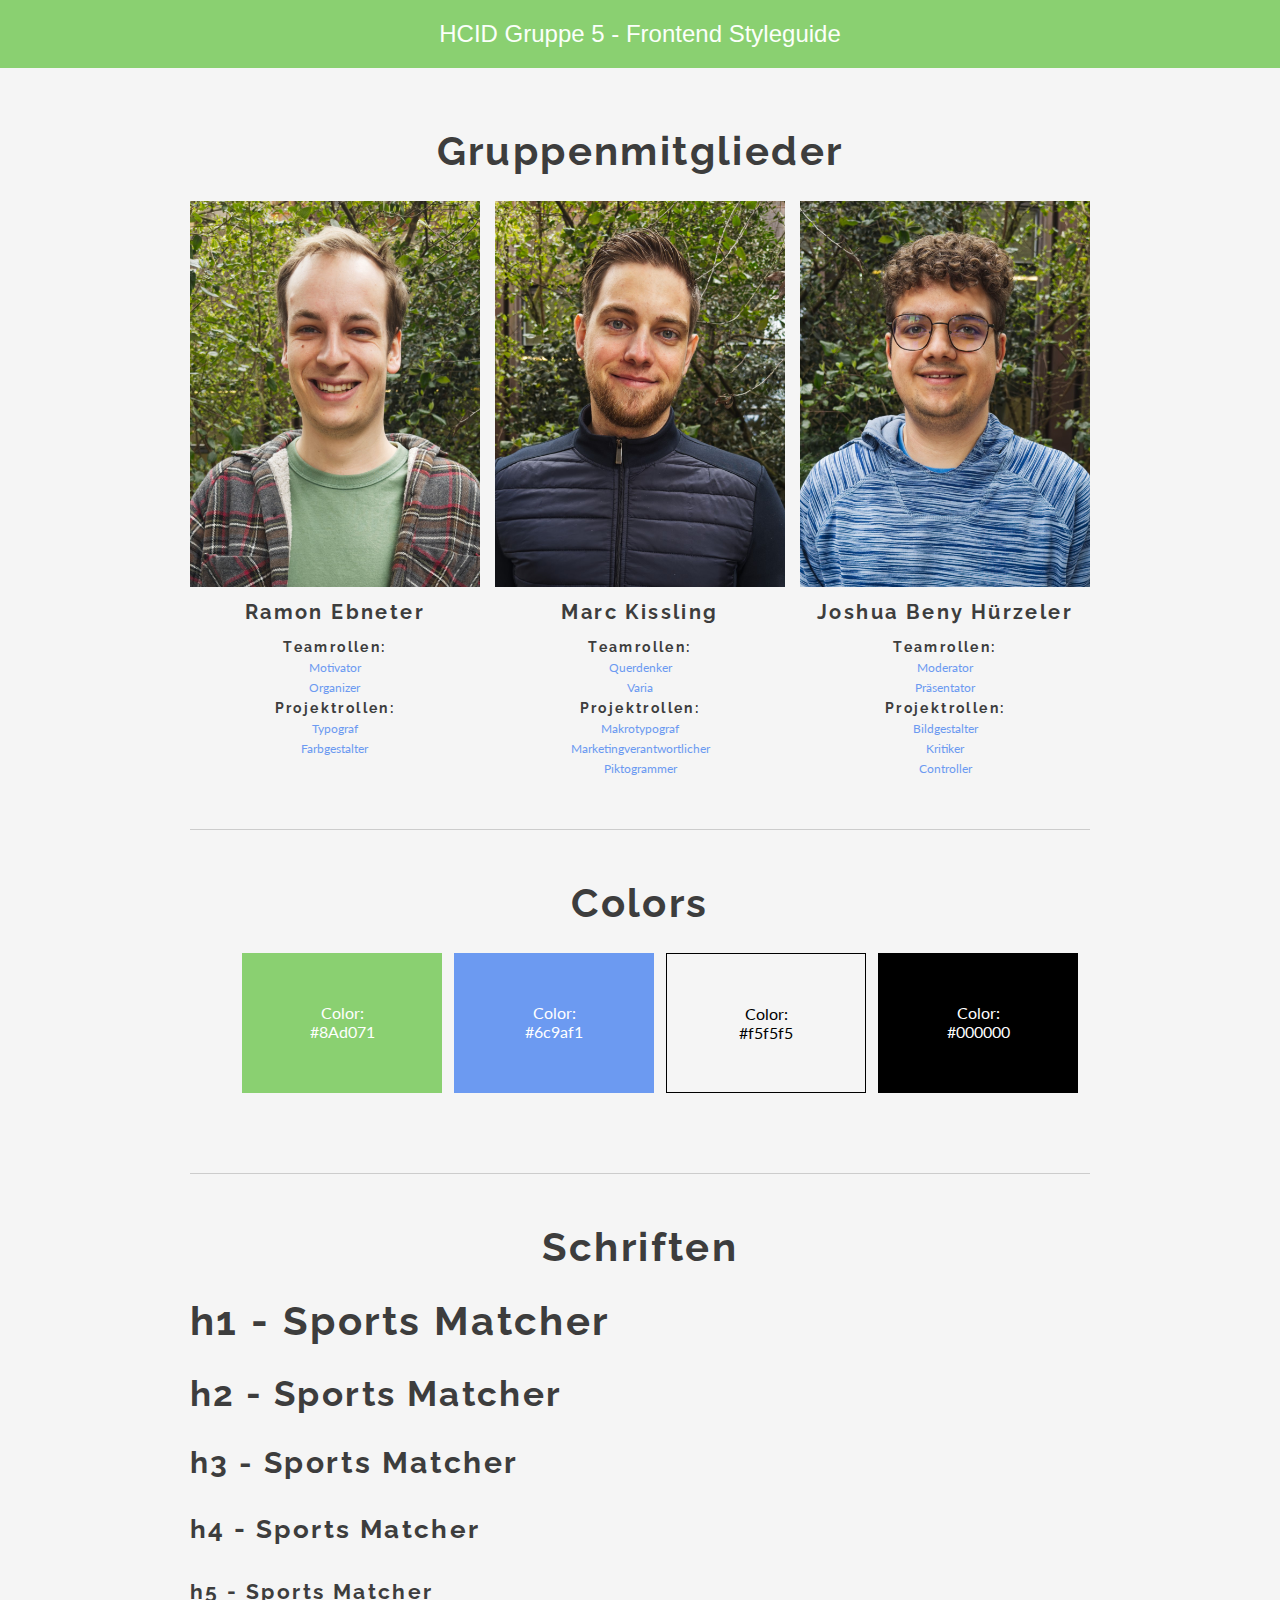
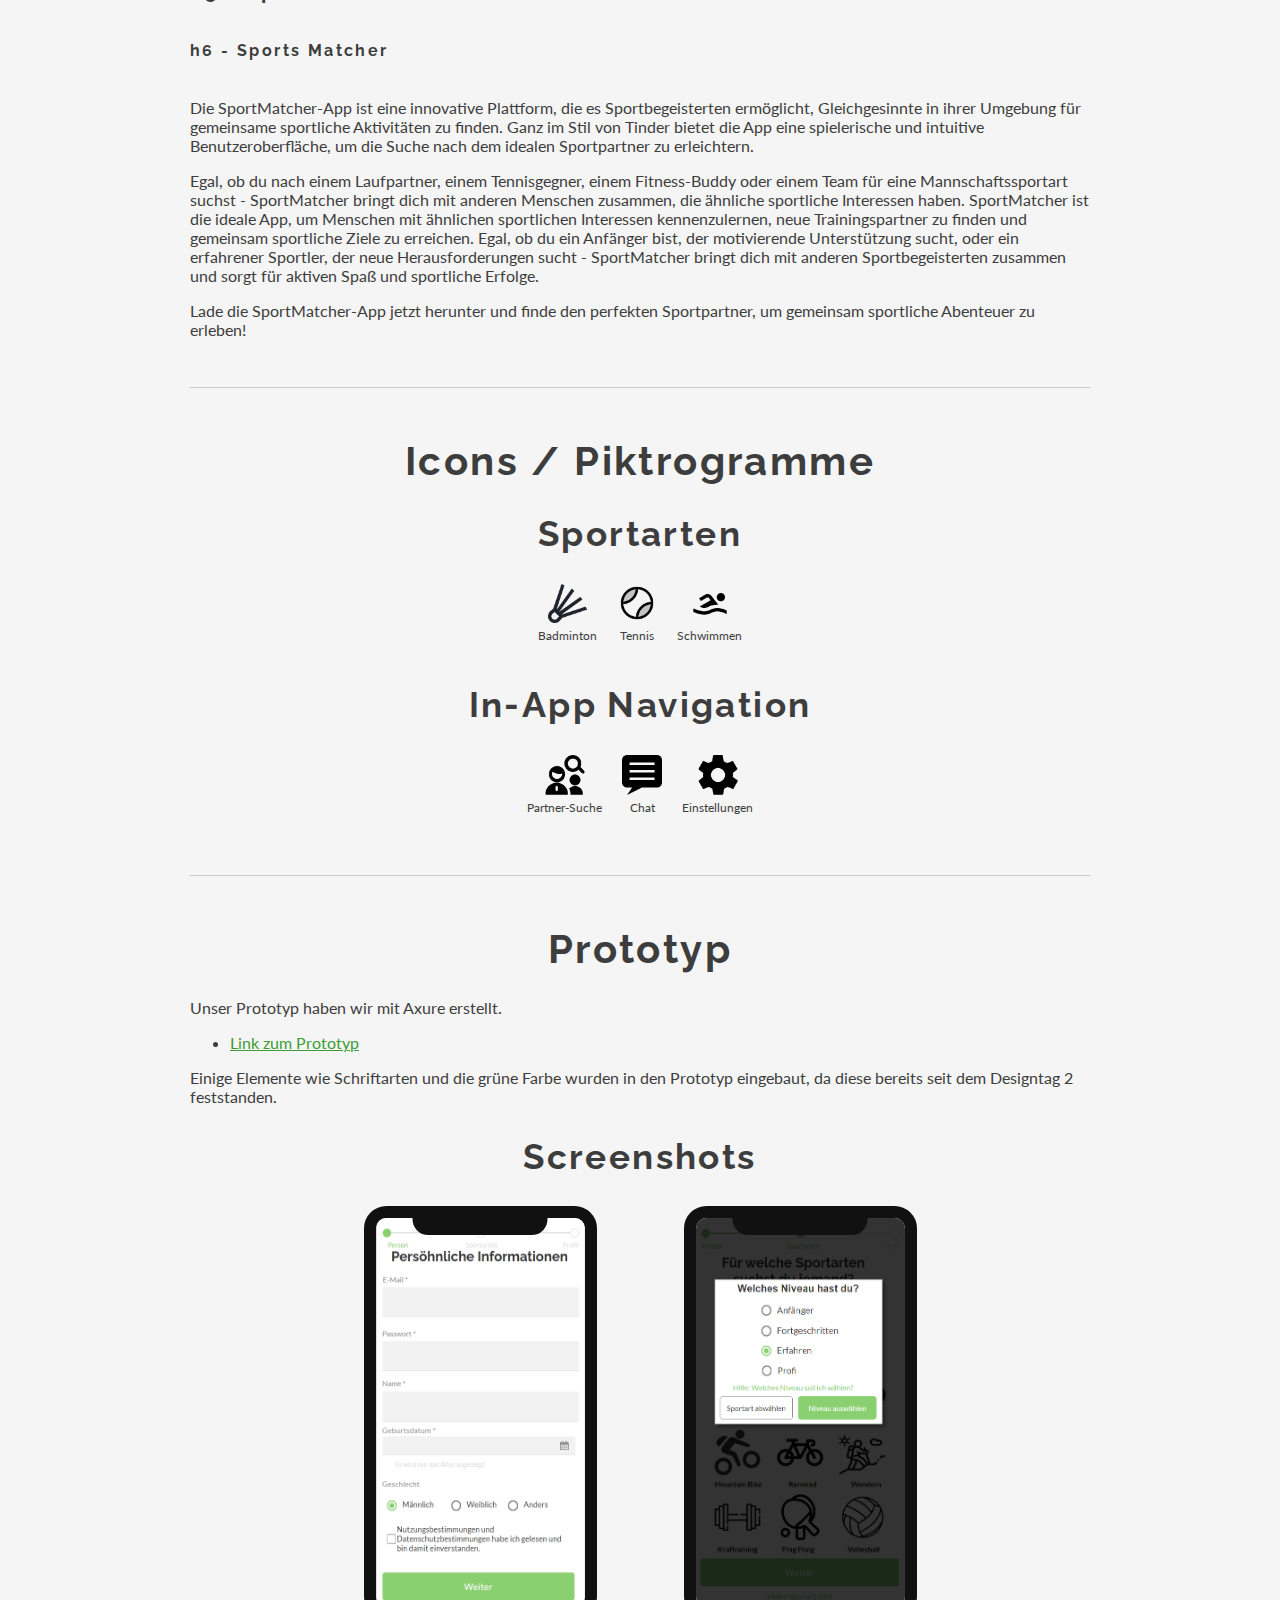
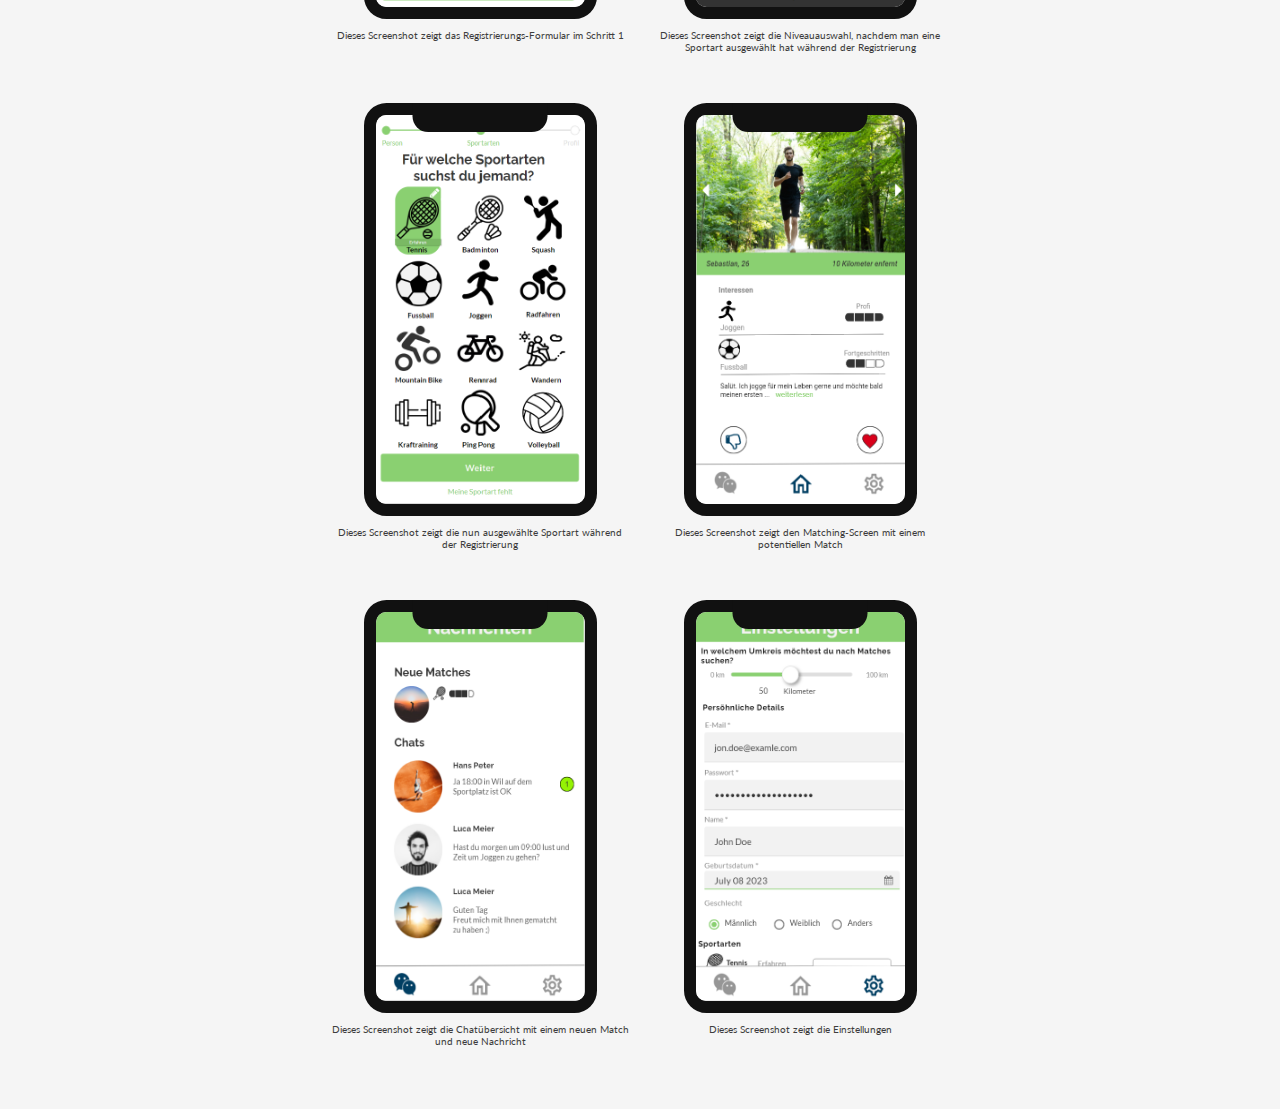
<file: index.html>
<!DOCTYPE html>
<html>
<head>
    <meta charset="UTF-8"/>
    <meta content="width=device-width, initial-scale=1" name="viewport">
    <title>Frontend Styleguide Sportsmatcher</title>
    <link href="css/normalize.css" media="all" rel="stylesheet">
    <link href="css/styles.css" media="all" rel="stylesheet">
    <link href="https://fonts.googleapis.com" rel="preconnect">
    <link crossorigin href="https://fonts.gstatic.com" rel="preconnect">
    <link href="https://fonts.googleapis.com/css2?family=Raleway:wght@500&display=swap" rel="stylesheet">
    <link href="https://fonts.googleapis.com/css2?family=Lato&display=swap" rel="stylesheet">
</head>
<body>

<header>
    <a class="intro" href="#">HCID Gruppe 5 - Frontend Styleguide</a>
</header>

<div class="wrapper">
    <h1>Gruppenmitglieder</h1>
    <div id="images">
        <div class="image">
            <img alt="Portrait Ramon Ebneter" src="images/ramon.jpg">
            <div class="details">
                <h2 class="name">Ramon Ebneter</h2>
                <div class="roles">
                    <h3 class="title">Teamrollen:</h3>
                    <ul>
                        <li class="role">Motivator</li>
                        <li class="role">Organizer</li>
                    </ul>
                    <h3 class="title">Projektrollen:</h3>
                    <ul>
                        <li class="role">Typograf</li>
                        <li class="role">Farbgestalter</li>
                    </ul>
                </div>
            </div>
        </div>
        <div class="image">
            <img alt="Portrait Marc Kissling" src="images/marc.jpg">
            <div class="details">
                <h2 class="name">Marc Kissling</h2>
                <div class="roles">
                    <h3 class="title">Teamrollen:</h3>
                    <ul>
                        <li class="role">Querdenker</li>
                        <li class="role">Varia</li>
                    </ul>
                    <h3 class="title">Projektrollen:</h3>
                    <ul>
                        <li class="role">Makrotypograf</li>
                        <li class="role">Marketingverantwortlicher</li>
                        <li class="role">Piktogrammer</li>
                    </ul>
                </div>
            </div>
        </div>
        <div class="image">
            <img alt="Portrait Joshua Beny Hürzeler" src="images/joshua.jpg">
            <div class="details">
                <h2 class="name">Joshua Beny Hürzeler</h2>
                <div class="roles">
                    <h3 class="title">Teamrollen:</h3>
                    <ul>
                        <li class="role">Moderator</li>
                        <li class="role">Präsentator</li>
                    </ul>
                    <h3 class="title">Projektrollen:</h3>
                    <ul>
                        <li class="role">Bildgestalter</li>
                        <li class="role">Kritiker</li>
                        <li class="role">Controller</li>
                    </ul>
                </div>
            </div>
        </div>
    </div>

    <hr>
    <h1>Colors</h1>
    <div id="colours">
        <ul>
            <li class="first">Color:<br>#8Ad071</li>
            <li class="second">Color:<br>#6c9af1</li>
            <li class="third">Color:<br>#f5f5f5</li>
            <li class="fourth">Color:<br>#000000</li>
        </ul>
    </div>
    <hr>

    <!-- Typo-Definitionen - - - - -->


    <div id="headers">

        <h1>Schriften</h1>
        <div class="fontwrapper">
            <h1>h1 - Sports Matcher </h1>

            <h2>h2 - Sports Matcher </h2>

            <h3>h3 - Sports Matcher </h3>

            <h4>h4 - Sports Matcher </h4>

            <h5>h5 - Sports Matcher </h5>

            <h6>h6 - Sports Matcher </h6>

            <p>Die SportMatcher-App ist eine innovative Plattform, die es Sportbegeisterten ermöglicht, Gleichgesinnte
                in ihrer Umgebung für gemeinsame sportliche Aktivitäten zu finden. Ganz im Stil von Tinder bietet die
                App eine spielerische und intuitive Benutzeroberfläche, um die Suche nach dem idealen Sportpartner zu
                erleichtern.</p>

            <p>Egal, ob du nach einem Laufpartner, einem Tennisgegner, einem Fitness-Buddy oder einem Team für eine
                Mannschaftssportart suchst - SportMatcher bringt dich mit anderen Menschen zusammen, die ähnliche
                sportliche Interessen haben. SportMatcher ist die ideale App, um Menschen mit ähnlichen sportlichen
                Interessen kennenzulernen, neue Trainingspartner zu finden und gemeinsam sportliche Ziele zu erreichen.
                Egal, ob du ein Anfänger bist, der motivierende Unterstützung sucht, oder ein erfahrener Sportler, der
                neue Herausforderungen sucht - SportMatcher bringt dich mit anderen Sportbegeisterten zusammen und sorgt
                für aktiven Spaß und sportliche Erfolge.</p>

            <p>Lade die SportMatcher-App jetzt herunter und finde den perfekten Sportpartner, um gemeinsam sportliche
                Abenteuer zu erleben!</p>


        </div>


    </div> <!-- Header zu -->


    <hr>
    <div id="icons">
        <h1>Icons / Piktrogramme</h1>
        <h2>Sportarten</h2>
        <div class="icon-list">
            <div class="icon">
                <img alt="Badminton Icon" src="icons\badmington_icon.png">
                <p class="icon-description">Badminton</p>
            </div>
            <div class="icon">
                <img alt="Tennis Icon" src="icons\tennis_icon.png">
                <p class="icon-description">Tennis</p>
            </div>
            <div class="icon">
                <img alt="Schwimmen Icon" src="icons\swimming_icon.png">
                <p class="icon-description">Schwimmen</p>
            </div>
        </div>
        <h2>In-App Navigation</h2>
        <div class="icon-list">
            <div class="icon">
                <img alt="Partner-Suche Icon" src="icons\search_icon.png">
                <p class="icon-description">Partner-Suche</p>
            </div>
            <div class="icon">
                <img alt="Chat Icon" src="icons\chat_icon.png">
                <p class="icon-description">Chat</p>
            </div>
            <div class="icon">
                <img alt="Einstellungen Icon" src="icons\settings_icon.png">
                <p class="icon-description">Einstellungen</p>
            </div>
        </div>
    </div>

    <hr>
    <div id="prototyp">
        <h1>Prototyp</h1>
        <p>Unser Prototyp haben wir mit Axure erstellt.</p>
        <ul>
            <li><a href="https://ghsase.axshare.com" target="_blank">Link zum Prototyp</a></li>
        </ul>
        <p>Einige Elemente wie Schriftarten und die grüne Farbe wurden in den Prototyp eingebaut, da diese bereits seit
            dem Designtag 2 feststanden.</p>
        <h2>Screenshots</h2>
        <div class="screenshots">
            <div class="screenshot">
                <div class="phone">
                    <div class="notch-container">
                        <div class="notch"></div>
                    </div>
                    <img alt="Screenshot Registrierung persöhnliche Daten" src="images/screenshot_1.png">
                </div>
                <p class="screenshot-description">Dieses Screenshot zeigt das Registrierungs-Formular im Schritt 1</p>
            </div>
            <div class="screenshot">
                <div class="phone">
                    <div class="notch-container">
                        <div class="notch"></div>
                    </div>
                    <img alt="Screenshot Registrierung Sportarten Niveau Modal" src="images/screenshot_2.png">
                </div>
                <p class="screenshot-description">Dieses Screenshot zeigt die Niveauauswahl, nachdem man eine Sportart
                    ausgewählt hat während der Registrierung</p>
            </div>
            <div class="screenshot">
                <div class="phone">
                    <div class="notch-container">
                        <div class="notch"></div>
                    </div>
                    <img alt="Screenshot Registrierung Sportarten ausgewählt" src="images/screenshot_3.png">
                </div>
                <p class="screenshot-description">Dieses Screenshot zeigt die nun ausgewählte Sportart während der
                    Registrierung</p>
            </div>
            <div class="screenshot">
                <div class="phone">
                    <div class="notch-container">
                        <div class="notch"></div>
                    </div>
                    <img alt="Screenshot Matching Screen" src="images/screenshot_4.png">
                </div>
                <p class="screenshot-description">Dieses Screenshot zeigt den Matching-Screen mit einem potentiellen
                    Match</p>
            </div>
            <div class="screenshot">
                <div class="phone">
                    <div class="notch-container">
                        <div class="notch"></div>
                    </div>
                    <img alt="Screenshot Chatübersicht" src="images/screenshot_5.png">
                </div>
                <p class="screenshot-description">Dieses Screenshot zeigt die Chatübersicht mit
                    einem neuen Match und neue Nachricht</p>
            </div>
            <div class="screenshot">
                <div class="phone">
                    <div class="notch-container">
                        <div class="notch"></div>
                    </div>
                    <img alt="Screenshot Einstellung" src="images/screenshot_6.png">
                </div>
                <p class="screenshot-description">Dieses Screenshot zeigt die Einstellungen</p>
            </div>
        </div>
    </div>
</div><!-- wrapper zu -->

</body>
</file>
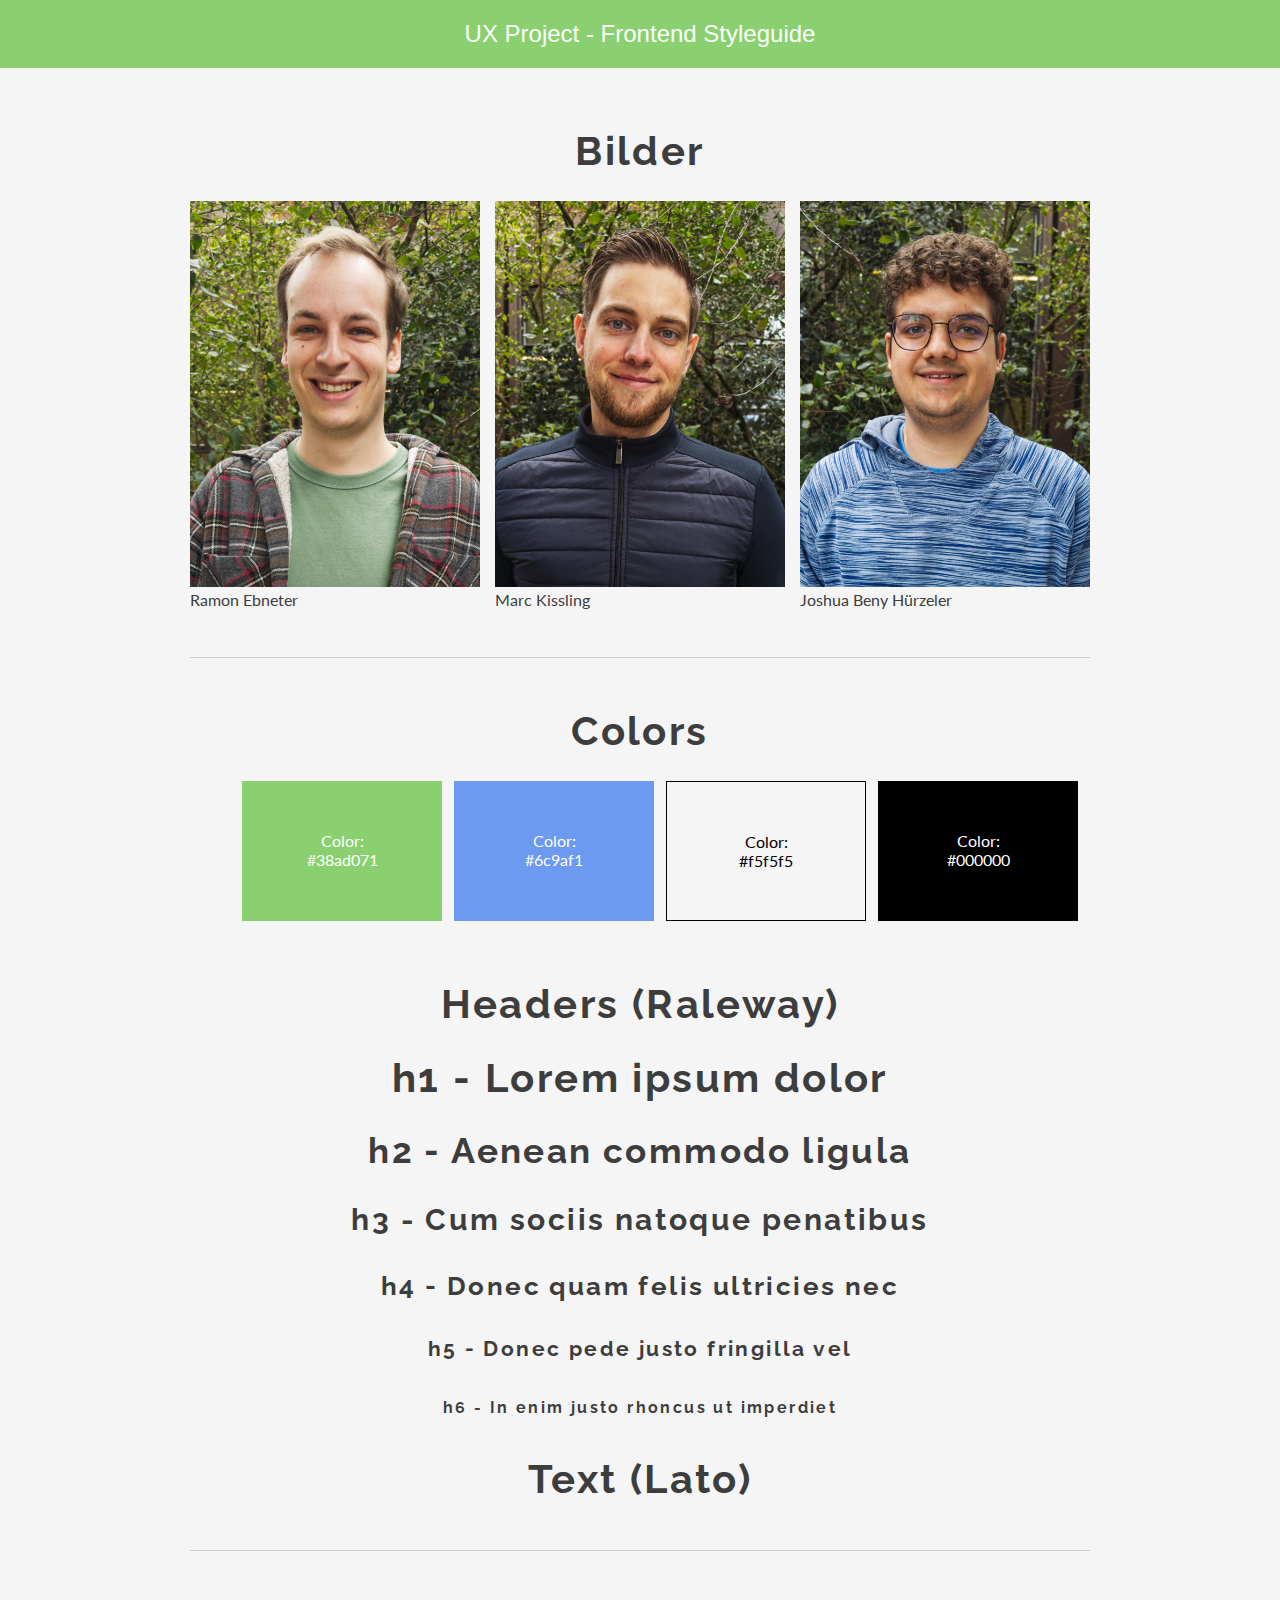
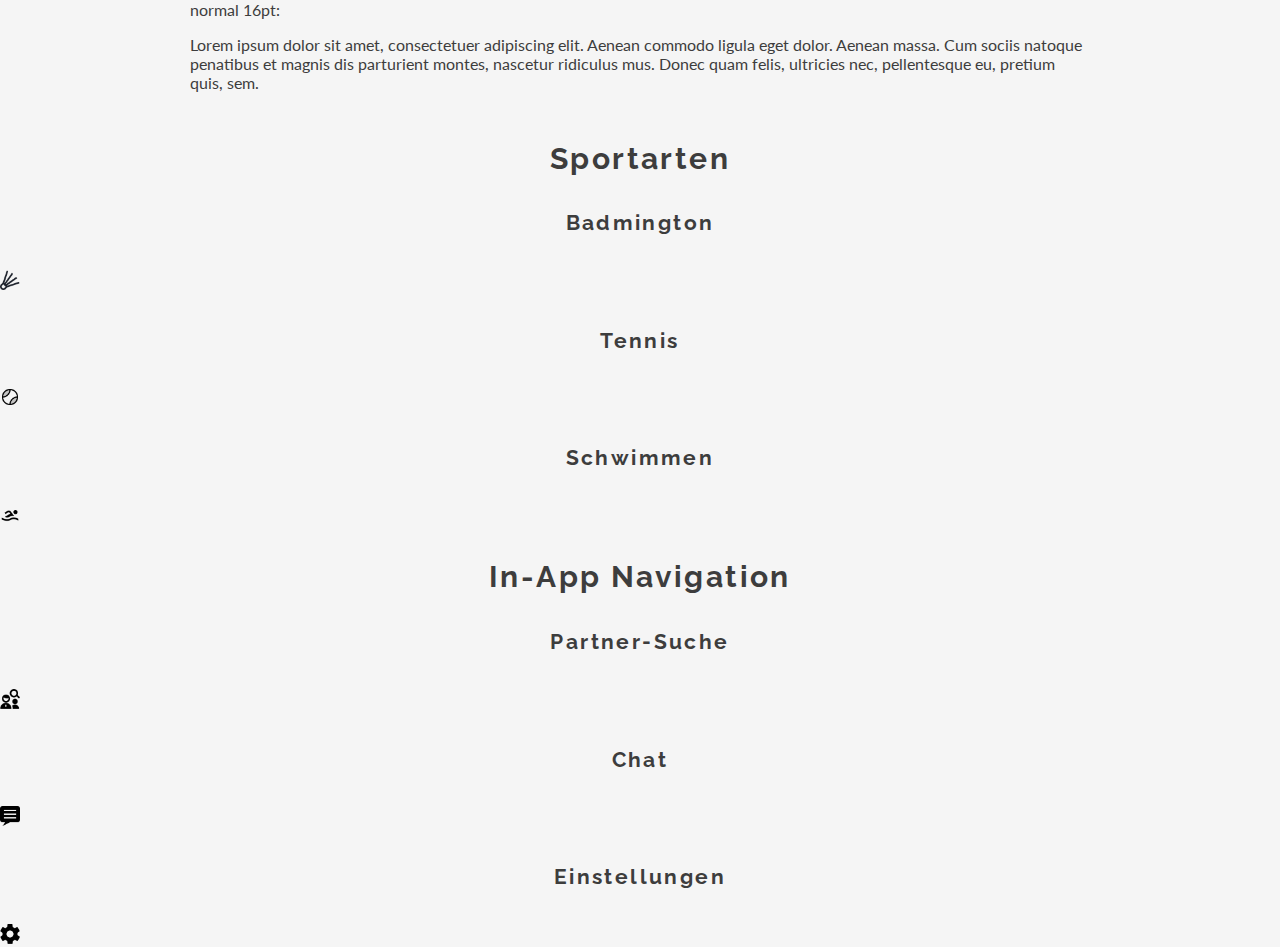
<file: frontend-styleguide.html>
<!DOCTYPE html>
<html>
<head>
<meta charset="UTF-8" />
<meta name="viewport" content="width=device-width, initial-scale=1">
<title>Frontend Styleguide</title>
<link rel="stylesheet" href="css/normalize.css" media="all">
<link rel="stylesheet" href="css/styles.css" media="all">
<link rel="preconnect" href="https://fonts.googleapis.com">
<link rel="preconnect" href="https://fonts.gstatic.com" crossorigin>
<link href="https://fonts.googleapis.com/css2?family=Raleway:wght@500&display=swap" rel="stylesheet">
<link href="https://fonts.googleapis.com/css2?family=Lato&display=swap" rel="stylesheet">
<link href="https://fonts.googleapis.com/css2?family=Fira+Sans&family=Lato&display=swap" rel="stylesheet">
<link href="https://fonts.googleapis.com/css2?family=Fira+Sans&family=Lato&family=Roboto&display=swap" rel="stylesheet">
</head>
<body>

<header>
<a href="#" class="intro">UX Project - Frontend Styleguide</a>
</header>

<div class="wrapper">
<!-- Bilder -->
<h1>Bilder</h1>
<div id="images">
  <div class="image">
    <img src="images/ramon.jpg" alt="Portrait Ramon Ebneter">
    <div class="description">Ramon Ebneter</div>
  </div>
  <div class="image">
    <img src="images/marc.jpg" alt="Portrait Marc Kissling">
    <div class="description">Marc Kissling</div>
  </div>
  <div class="image">
    <img src="images/joshua.jpg" alt="Portrait Joshua Beny Hürzeler">
    <div class="description">Joshua Beny Hürzeler</div>
  </div>
</div>
<hr>
<h1>Colors</h1>
<div id="colours">
<ul>
	<li class="first">Color:<br>#38ad071</li>
	<li class="second">Color:<br>#6c9af1</li>
	<li class="third">Color:<br>#f5f5f5</li>
	<li class="fourth">Color:<br>#000000</li>
</ul>
</div>


<!-- Typo-Definitionen - - - - -->


<div id="headers">

<h1>Headers (Raleway)</h1>

<h1>h1 - Lorem ipsum dolor </h1>

<h2>h2 - Aenean commodo ligula</h2>

<h3>h3 - Cum sociis natoque penatibus </h3>

<h4>h4 - Donec quam felis ultricies nec </h4>

<h5>h5 - Donec pede justo fringilla vel </h5>

<h6>h6 - In enim justo rhoncus ut imperdiet</h6>

</div> <!-- Header zu -->

<h1>Text (Lato)</h1>
<hr>

<bold>normal 16pt:</bold class="text normal"> <p>Lorem ipsum dolor sit amet, consectetuer adipiscing
elit. Aenean commodo ligula eget dolor. Aenean massa.
Cum sociis natoque penatibus et magnis dis parturient
montes, nascetur ridiculus mus. Donec quam felis,
ultricies nec, pellentesque eu, pretium quis, sem.</p>


</div><!-- wrapper zu -->
<div id="icons">
    <h3>Sportarten</h3>

    <h5>Badmington</h5>
    <img src="icons\badmington_icon.png" width="20" class="center">

    <h5>Tennis</h5>
    <img src="icons\tennis_icon.png" width="20" class="center">

    <h5>Schwimmen</h5>
    <img src="icons\swimming_icon.png" width="20" class="center">

    <h3>In-App Navigation</h3>

    <h5>Partner-Suche</h5>
    <img src="icons\search_icon.png" width="20" class="center">

    <h5>Chat</h5>
    <img src="icons\chat_icon.png" width="20" class="center">

    <h5>Einstellungen</h5>
    <img src="icons\settings_icon.png" width="20" class="center">
</div>

</body>
</file>
<file: css/styles.css>
/* CSS-Styleguide * * * * * * * * */


*,
*:before,
*:after {
	-moz-box-sizing: border-box;
	-webkit-box-sizing: border-box;
	box-sizing: border-box;
}

body {
	font-family: 'Lato';
	font-size: 1rem;
	background: #f5f5f5;
	color: #3d3d3d;
}

.wrapper {
	margin: 2em auto;
	max-width: 900px;
	overflow: hidden;
}


/* Header * * * * * * * * */

header {
	background: #8Ad071;
	padding: 20px 0;
	text-align: center;
	font-family: sans-serif;
	font-weight: 400;
}

header intro {
	margin: 0 auto;
	max-width: 900px;
}

header a,
header a:visited {
	color: #fbfffa;
	font-size: 32px;
	font-size: 1.5rem;
	text-decoration: none;
}

header a:hover {
	color: #f0c026;
}

div.logo {
	background-color: #fbfffa;
	float: left;
	display: block;
	padding: 1rem;
	margin-left: 50px;
	border: 2px solid #3d3d3d;
}

div.logo img {
	width: 100px;
}


/* BILDER * * * * * * * * */
#images {
	display: flex;
	justify-content: space-between;
	align-items: flex-start;
	flex-wrap: wrap;
	max-width: 1200px;
	margin: 0 auto;
}

.image {
	width: calc(33.33% - 10px);
	margin-bottom: 20px;
}

.image:first-child, .image:nth-child(2), .image:nth-child(3) {
	margin-bottom: 0;
}

.image img {
	width: 100%;
	height: auto;
}

.details {
	display: flex;
	flex-direction: column;
	align-items: center;
	margin-top: 10px;
}

.name {
	margin: 0;
	font-size: 20px;
	font-weight: bold;
	text-align: center;
}

.roles {
	margin-top: 10px;
	text-align: center;
}

.roles > .title {
	margin: 5px 0;
	font-size: 14px;
	font-family: Raleway;
	font-weight: bold;
}

.roles > ul {
	margin: 0;
	padding: 0;
	list-style-type: none;
}

.role {
	margin: 5px 0;
	font-size: 12px;
	color: #6c9af1;
}



/* FARBEN * * * * * * * * */


#colours ul {
	display: flex;
	flex-direction: row;
	justify-content: space-evenly;
}


#colours li {
	margin-bottom: 2em;
	padding: 50px;
	width: 200px;
	list-style-type: none;
	text-align: center;
	color: #fff;
}


#colours li.first {
	background-color: #8Ad071;
}

#colours li.second {
	background-color: #6c9af1;
}

#colours li.third {
	background-color: #f5f5f5;
	color: #000000;
	border: 1px solid black
}

#colours li.fourth {
	background-color: #000000;
}



/* TYPOGRAFIE * * * * * * * * */

#typo {
	width: 70%;
	float: left;
	margin-left: 10%;
	background: #fbfffa;
	padding: 1em 2em;
}

strong {
	font-weight: 700;
}

hr {
	margin: 40px 0;
	display: block;
	height: 1px;
	border: 0;
	border-top: 1px solid #ccc;
	margin: 3em 0;
	padding: 0;
}

h1,
h2,
h3,
h4,
h5,
h6 {
	font-family: 'Raleway';
	letter-spacing: 0.15rem;
	text-align: center;
}

h1 {
	font-size: 2.5rem;
}

h2 {
	font-size: 2.2rem;
}

h3 {
	font-size: 1.9rem;
}

h4 {
	font-size: 1.6rem;
}

h5 {
	font-size: 1.3rem;
}

h6 {
	font-size: 1em;
}

/* Links */

a,
a:visited {
	color: #3d9c34;
	transition: color 0.2s ease;
}

a:hover {
	color: #f0c026;
}

blockquote {
	position: relative;
	padding-left: 1rem;
	border-left: 0.2rem solid;
	font-style: italic;
	font-size: 1.2rem;
}

blockquote:before,
blockquote::after {
	content: '\201C';
	color: lighten(#3d3d3d, 40%);
}

blockquote::after {
	content: '\201D';
}

div.fontwrapper h1,
div.fontwrapper h2,
div.fontwrapper h3,
div.fontwrapper h4,
div.fontwrapper h5,
div.fontwrapper h6 {
  text-align: start;
}



.icon-list {
	display: flex;
	justify-content: center;
	align-items: center;
	margin: 20px 0;
}

.icon {
	display: flex;
	flex-direction: column;
	justify-content: center;
	align-items: center;
	margin: 0 10px;
	text-align: center;
}

.icon img {
	width: 40px;
	height: 40px;
	object-fit: contain;
}

.icon p {
	font-size: 12px;
	margin-top: 5px;
}

.screenshots {
	display: flex;
	flex-wrap: wrap;
	justify-content: center;
	gap: 20px;
}

.screenshot {
	width: 300px;
	margin-bottom: 20px;
	text-align: center;
}

.phone {
	position: relative;
	height: 413px;
	width: 233px;
	margin: 0 auto;
}

.phone .notch-container {
	position: absolute;
	top: 0;
	left: 0;
	right: 0;
	margin: 0 auto;
	width: 100%;
	height: 100px;
}

.phone .notch-container .notch {
	width: 15vh;
	height: 3.25vh;
	margin: 0 auto;
	background-color: #111;
	border-bottom-left-radius: 1.75vh;
	border-bottom-right-radius: 1.75vh;
	transform: translateX(-50%);
	position: absolute;
	left: 50%;
}

.phone img {
	display: block;
	height: 100%;
	width: 100%;
	border: 1.334vh solid #111;
	border-radius: 2.5vh;
}

.screenshot-description {
	font-size: 10px;
	margin-top: 10px;
	text-align: center;
}
</file>
